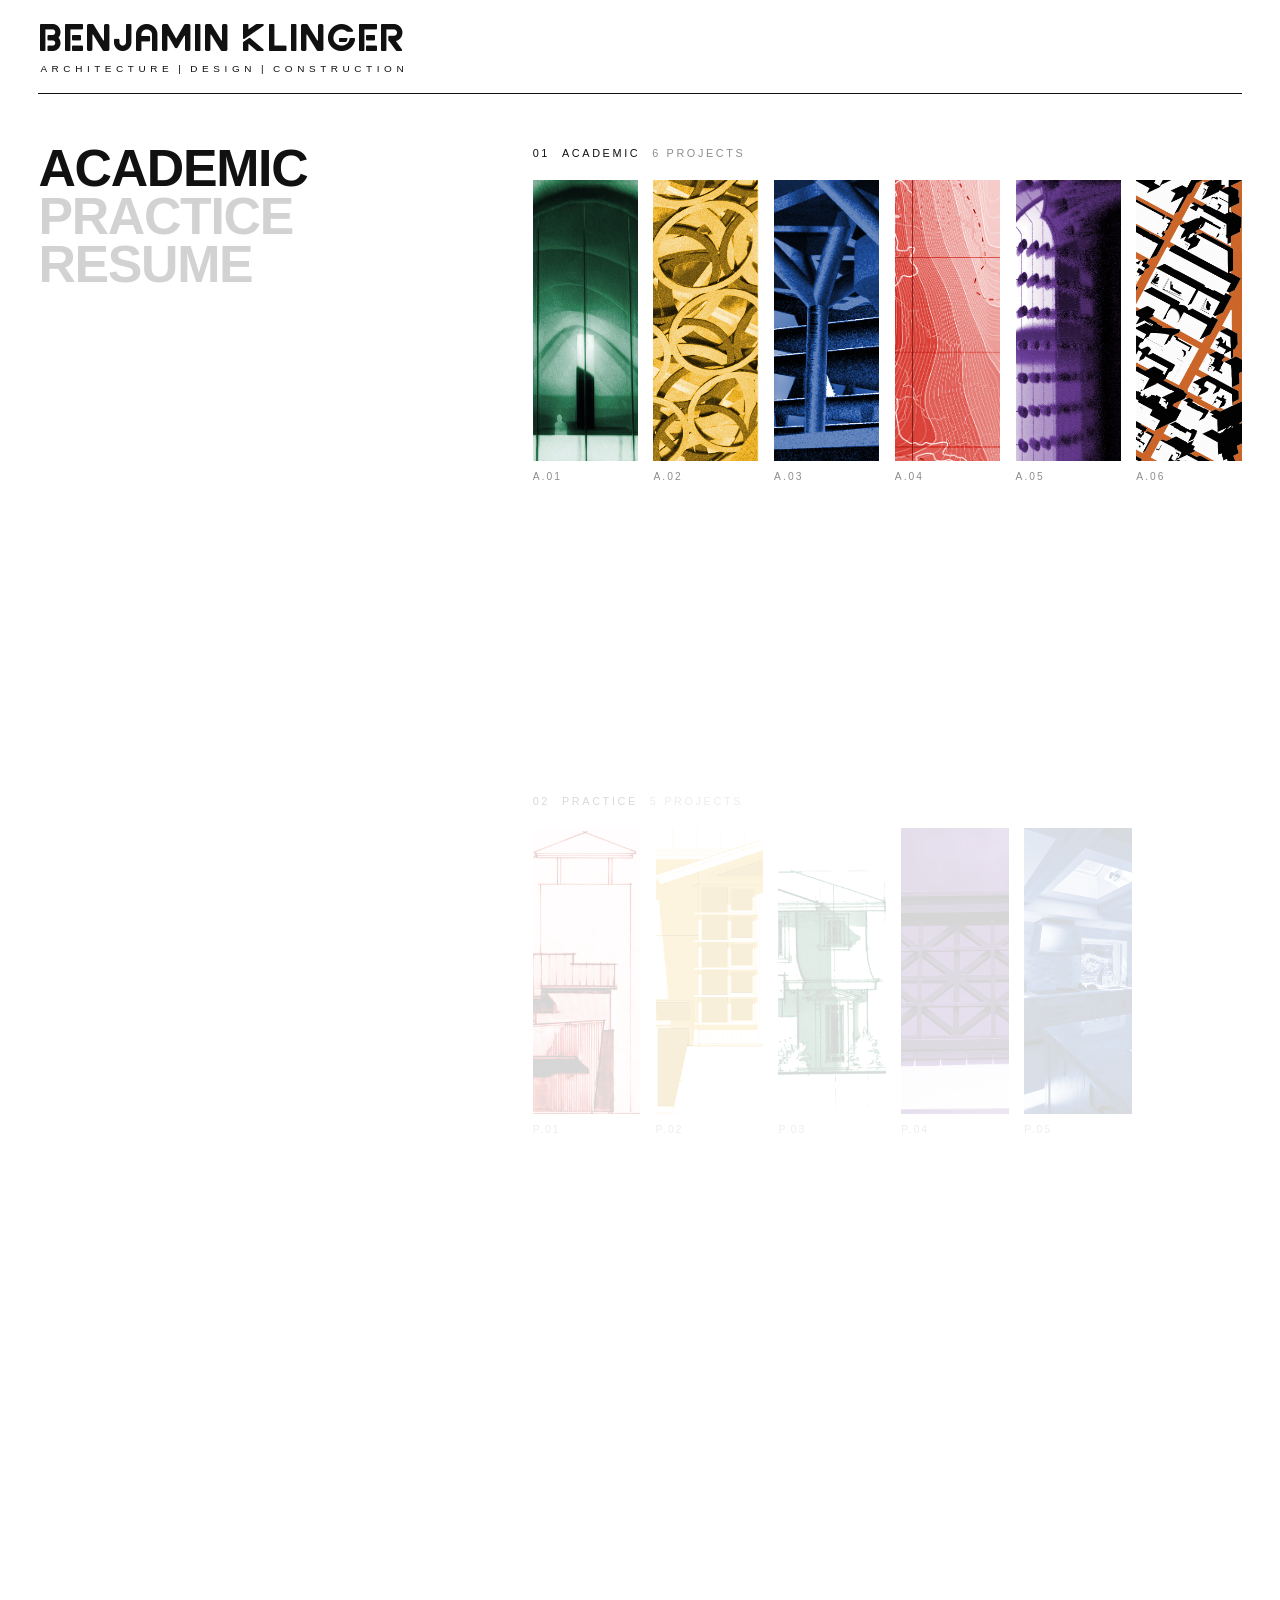
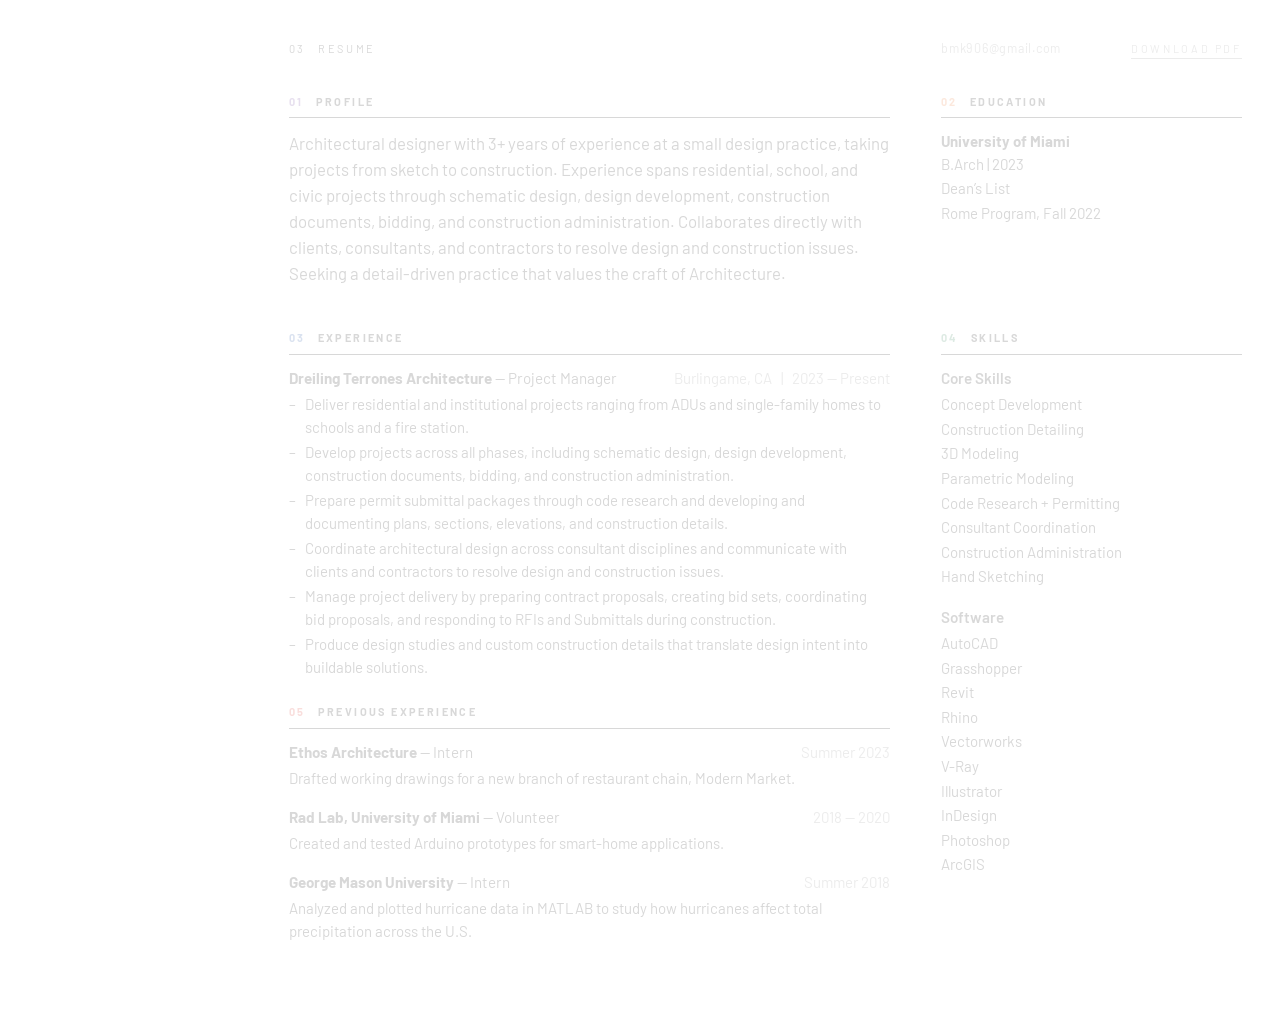
<file: index.html>
<!doctype html>
<html lang="en">
<head>
  <meta charset="utf-8">
  <meta name="viewport" content="width=device-width, initial-scale=1">
  <!-- unlisted: keeps the site out of search results (shared by link only); delete to make it findable -->
  <meta name="robots" content="noindex">
  <script>
    // Browsers without cross-page View Transitions (e.g. Firefox): if we just came from
    // another page, draw the menu at that page's size from the first frame (see main.js)
    try {
      var s = JSON.parse(sessionStorage.getItem("menuSizeOnLeave"));
      if (s && Date.now() - s.at < 10000 && !("PageRevealEvent" in window) && matchMedia("(min-width: 761px)").matches) {
        document.documentElement.classList.add("menu-entering");
        document.documentElement.style.setProperty("--menu-enter-size", s.size + "px");
      }
    } catch (e) {}
  </script>
  <!-- this title + the og: tags are what link previews show; main.js swaps the tab title after load -->
  <title>Benjamin Klinger - Design</title>
  <meta property="og:title" content="Benjamin Klinger - Design">
  <meta property="og:description" content="Architecture portfolio of Benjamin Klinger.">
  <meta property="og:type" content="website">
  <meta property="og:url" content="https://benjaminklinger.com/">
  <meta property="og:image" content="https://benjaminklinger.com/assets/img/og-image.png?v=1">
  <meta property="og:image:width" content="1200">
  <meta property="og:image:height" content="1200">
  <meta property="og:image:type" content="image/png">
  <meta property="og:image:alt" content="BK monogram">
  <meta name="twitter:card" content="summary">
  <link rel="icon" href="assets/img/favicon.svg" type="image/svg+xml">
  <link rel="icon" href="assets/img/favicon-32.png" sizes="32x32" type="image/png">
  <link rel="apple-touch-icon" href="assets/img/apple-touch-icon.png">
  <meta name="description" content="Portfolio of Benjamin Klinger, architectural designer.">
  <link rel="stylesheet" href="css/style.css?v=101">
</head>
<body data-page="index">

  <header class="site-header">
    <div class="brand">
      <a class="name" href="index.html">Benjamin Klinger</a>
      <p class="tagline">Architecture<span>|</span>Design<span>|</span>Construction</p>
    </div>
  </header>

  <main class="layout">
    <nav class="menu" aria-label="Primary">
      <ul>
        <li><a href="index.html#academic" data-target="academic">Academic</a></li>
        <li><a href="index.html#practice" data-target="practice">Practice</a></li>
        <li><a href="index.html#resume" data-target="resume">Resume</a></li>
      </ul>
    </nav>

    <div>
      <div id="categories"></div>

      <section class="category resume" id="resume" aria-labelledby="resume-label">
        <div class="resume-top">
          <h2 class="category-head" id="resume-label">
            <span>03</span>
            <span>Resume</span>
          </h2>
          <p class="resume-links eyebrow">
            <a class="resume-email" href="mailto:bmk906@gmail.com">bmk906@gmail.com</a>
            <a class="text-link" href="assets/Benjamin-Klinger-Resume.pdf" download="Benjamin-Klinger-Resume.pdf">Download PDF</a>
          </p>
        </div>

        <!-- Rows of [main column | side column]. Desktop: each block has a numbered head
             (colored number, bar, title on a rule) like the PDF resume; mobile: plain heads and rules -->
        <div class="resume-body">
          <div class="resume-row">
            <section class="resume-block">
              <h3 class="rhead" style="--c:#D8342A"><span class="rnum">01</span><span class="rttl">Profile</span></h3>
              <p class="resume-profile">Architectural designer with 3+ years of experience at a small design practice, taking projects from sketch to construction. Experience spans residential, school, and civic projects through schematic design, design development, construction documents, bidding, and construction administration. Collaborates directly with clients, consultants, and contractors to resolve design and construction issues. Seeking a detail-driven practice that values the craft of Architecture.</p>
            </section>

            <section class="resume-block">
              <h3 class="rhead" style="--c:#1E4FA0"><span class="rnum">02</span><span class="rttl">Education</span></h3>
              <ul class="plain-list edu-list">
                <!-- desktop: school, then "B.Arch | 2023" below; mobile: logo, rule, then the details -->
                <li class="edu-school">
                  <img class="edu-logo" src="assets/img/um-logo.png" alt="University of Miami logo">
                  <strong>University of Miami</strong>
                  <span class="edu-line"><span class="edu-degree">B.Arch</span> <span class="edu-sep">|</span> <span class="edu-year">2023</span></span>
                </li>
                <li>Dean’s List</li>
                <li>Rome Program, Fall 2022</li>
              </ul>
            </section>
          </div>

          <!-- desktop: skills/software span the full height on the right, so Previous
               Experience follows Experience directly; mobile: stacks in this order -->
          <div class="resume-row resume-row--split">
            <section class="resume-block resume-exp">
              <h3 class="rhead" style="--c:#2F7D52"><span class="rnum">03</span><span class="rttl">Experience</span></h3>
              <div class="entry">
                <div class="entry-head">
                  <h4>Dreiling Terrones Architecture <span class="entry-title">— Project Manager</span></h4>
                  <p class="entry-role">Burlingame, CA <span class="sep">|</span> 2023 — Present</p>
                </div>
                <ul>
                  <li>Deliver residential and institutional projects ranging from ADUs and single-family homes to schools and a fire station.</li>
                  <li>Develop projects across all phases, including schematic design, design development, construction documents, bidding, and construction administration.</li>
                  <li>Prepare permit submittal packages through code research and developing and documenting plans, sections, elevations, and construction details.</li>
                  <li>Coordinate architectural design across consultant disciplines and communicate with clients and contractors to resolve design and construction issues.</li>
                  <li>Manage project delivery by preparing contract proposals, creating bid sets, coordinating bid proposals, and responding to RFIs and Submittals during construction.</li>
                  <li>Produce design studies and custom construction details that translate design intent into buildable solutions.</li>
                </ul>
              </div>
            </section>

            <section class="resume-block resume-side">
              <h3 class="rhead rhead-desk" style="--c:#E8732E"><span class="rnum">04</span><span class="rttl">Skills</span></h3>
              <h3 class="skill-sub">Core Skills</h3>
              <ul class="plain-list flow-list">
                <li>Concept Development</li>
                <li>Construction Detailing</li>
                <li>3D Modeling</li>
                <li>Parametric Modeling</li>
                <li>Code Research + Permitting</li>
                <li>Consultant Coordination</li>
                <li>Construction Administration</li>
                <li>Hand Sketching</li>
              </ul>

              <h3 class="resume-subhead skill-sub">Software</h3>
              <ul class="plain-list flow-list">
                <li>AutoCAD</li>
                <li>Grasshopper</li>
                <li>Revit</li>
                <li>Rhino</li>
                <li>Vectorworks</li>
                <li>V-Ray</li>
                <li>Illustrator</li>
                <li>InDesign</li>
                <li>Photoshop</li>
                <li>ArcGIS</li>
              </ul>
            </section>

            <section class="resume-block resume-prev">
              <h3 class="rhead" style="--c:#6A3D9A"><span class="rnum">05</span><span class="rttl">Previous Experience</span></h3>
              <div class="entry">
                <div class="entry-head">
                  <h4>Ethos Architecture <span class="entry-title">— Intern</span></h4>
                  <p class="entry-role">Summer 2023</p>
                </div>
                <p>Drafted working drawings for a new branch of restaurant chain, Modern Market.</p>
              </div>
              <div class="entry">
                <div class="entry-head">
                  <h4>Rad Lab, University of Miami <span class="entry-title">— Volunteer</span></h4>
                  <p class="entry-role">2018 — 2020</p>
                </div>
                <p>Created and tested Arduino prototypes for smart-home applications.</p>
              </div>
              <div class="entry">
                <div class="entry-head">
                  <h4>George Mason University <span class="entry-title">— Intern</span></h4>
                  <p class="entry-role">Summer 2018</p>
                </div>
                <p>Analyzed and plotted hurricane data in MATLAB to study how hurricanes affect total precipitation across the U.S.</p>
              </div>
            </section>
          </div>
        </div>
      </section>
    </div>
  </main>

  <script src="js/projects.js?v=111"></script>
  <script src="js/main.js?v=97"></script>
</body>
</html>
</file>
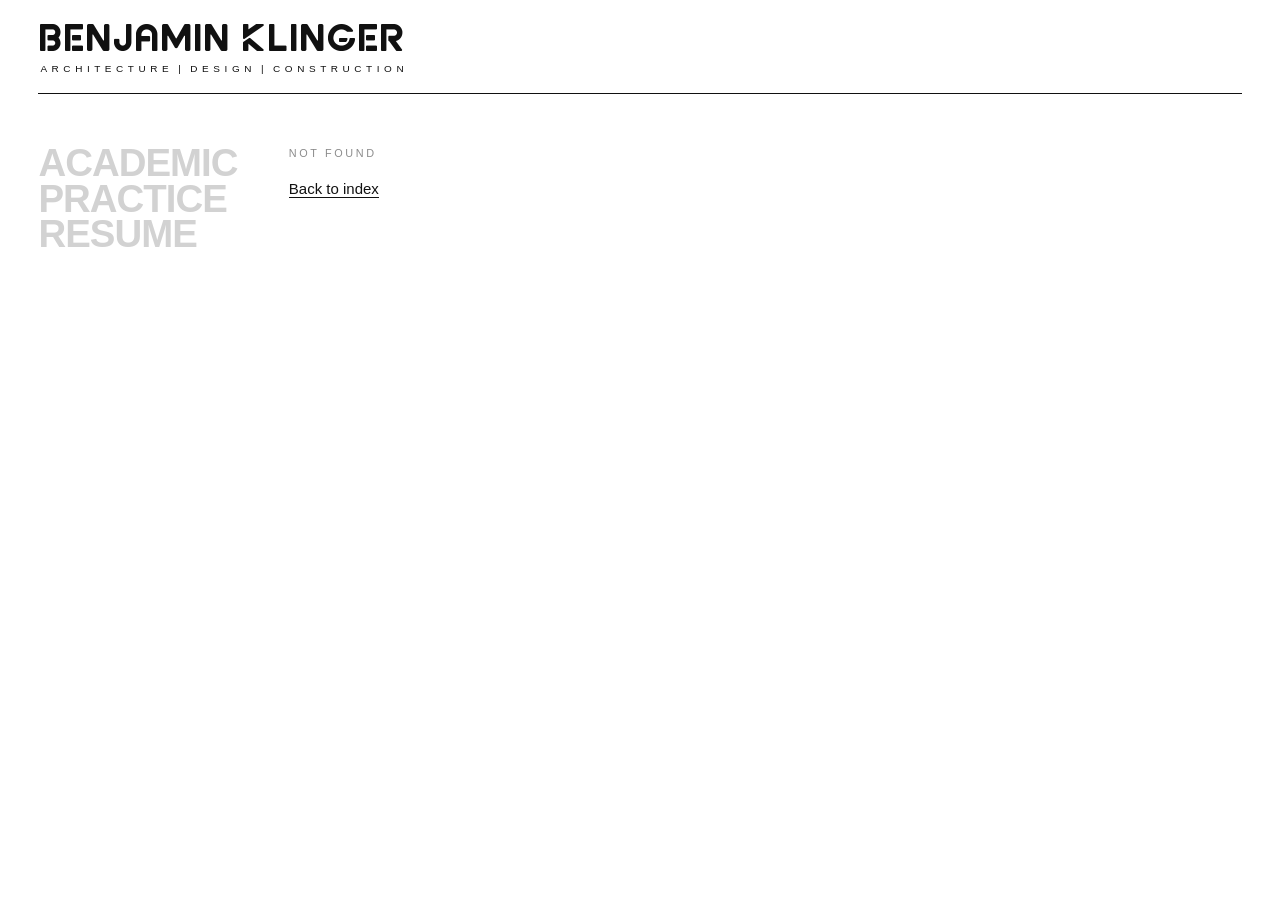
<file: project.html>
<!doctype html>
<html lang="en">
<head>
  <meta charset="utf-8">
  <meta name="viewport" content="width=device-width, initial-scale=1">
  <!-- unlisted: keeps the site out of search results (shared by link only); delete to make it findable -->
  <meta name="robots" content="noindex">
  <script>
    // Browsers without cross-page View Transitions (e.g. Firefox): if we just came from
    // another page, draw the menu at that page's size from the first frame (see main.js)
    try {
      var s = JSON.parse(sessionStorage.getItem("menuSizeOnLeave"));
      if (s && Date.now() - s.at < 10000 && !("PageRevealEvent" in window) && matchMedia("(min-width: 761px)").matches) {
        document.documentElement.classList.add("menu-entering");
        document.documentElement.style.setProperty("--menu-enter-size", s.size + "px");
      }
    } catch (e) {}
  </script>
  <!-- this title + the og: tags are what link previews show; main.js swaps the tab title after load -->
  <title>Benjamin Klinger - Design</title>
  <meta property="og:title" content="Benjamin Klinger - Design">
  <meta property="og:description" content="Architecture portfolio of Benjamin Klinger.">
  <meta property="og:type" content="website">
  <meta property="og:url" content="https://benjaminklinger.com/">
  <meta property="og:image" content="https://benjaminklinger.com/assets/img/og-image.png?v=1">
  <meta property="og:image:width" content="1200">
  <meta property="og:image:height" content="1200">
  <meta property="og:image:type" content="image/png">
  <meta property="og:image:alt" content="BK monogram">
  <meta name="twitter:card" content="summary">
  <link rel="icon" href="assets/img/favicon.svg" type="image/svg+xml">
  <link rel="icon" href="assets/img/favicon-32.png" sizes="32x32" type="image/png">
  <link rel="apple-touch-icon" href="assets/img/apple-touch-icon.png">
  <link rel="stylesheet" href="css/style.css?v=101">
</head>
<body data-page="project">

  <header class="site-header">
    <div class="brand">
      <a class="name" href="index.html">Benjamin Klinger</a>
      <p class="tagline">Architecture<span>|</span>Design<span>|</span>Construction</p>
    </div>
  </header>

  <main class="layout">
    <nav class="menu" aria-label="Primary">
      <ul>
        <li><a href="index.html#academic" data-target="academic">Academic</a></li>
        <li><a href="index.html#practice" data-target="practice">Practice</a></li>
        <li><a href="index.html#resume" data-target="resume">Resume</a></li>
      </ul>
    </nav>

    <article class="project" id="project"></article>
  </main>

  <script src="js/projects.js?v=111"></script>
  <script src="js/main.js?v=97"></script>
</body>
</html>
</file>
<file: css/style.css>
/* ---------- Fonts ---------- */

@font-face {
  font-family: "Bauhaus95";
  src: url("../assets/fonts/Bauhaus95-Regular.woff2") format("woff2"),
    url("../assets/fonts/Bauhaus95-Regular.woff") format("woff");
  font-weight: 400;
  font-style: normal;
  font-display: swap;
}

/* Barlow: the resume face (desktop), matching the PDF resume. OFL, see assets/fonts/OFL.txt */
@font-face {
  font-family: "Barlow";
  src: url("../assets/fonts/Barlow-Regular.ttf") format("truetype");
  font-weight: 400;
  font-display: swap;
}
@font-face {
  font-family: "Barlow";
  src: url("../assets/fonts/Barlow-SemiBold.ttf") format("truetype");
  font-weight: 600;
  font-display: swap;
}
@font-face {
  font-family: "Barlow";
  src: url("../assets/fonts/Barlow-Bold.ttf") format("truetype");
  font-weight: 700;
  font-display: swap;
}

/* ---------- Tokens ---------- */

:root {
  --ink: #111;
  --paper: #fff;
  --mute: #8c8c8c;
  --faint: #d2d2d2;
  --font: Arial, Helvetica, sans-serif;
  --display: "Bauhaus95", var(--font);
  --gutter: clamp(16px, 3vw, 44px);
  --top: clamp(28px, 4vw, 56px);
  --strip-w: clamp(92px, 8.4vw, 132px);
  --strip-gap: clamp(10px, 1.2vw, 18px);
  --header-h: 0px; /* set by main.js on desktop, where the header is sticky */
}

/* ---------- Base ---------- */

*,
*::before,
*::after {
  box-sizing: border-box;
}

html {
  scroll-behavior: smooth;
}

@media (prefers-reduced-motion: reduce) {
  html {
    scroll-behavior: auto;
  }
  *,
  *::before,
  *::after {
    transition: none !important;
  }
}

/* desktop: text scales gently with screen width, so wide screens (e.g. MacBooks)
   keep the same proportions as a laptop. 16px at 1280px wide, up to 20px. */
@media (min-width: 761px) {
  html {
    font-size: clamp(16px, calc(10px + 0.47vw), 20px);
  }
}

body {
  margin: 0;
  padding-inline: var(--gutter);
  background: var(--paper);
  color: var(--ink);
  font-family: var(--font);
  font-size: 0.9375rem; /* 15px at the default size; grows with the desktop root size above */
  line-height: 1.5;
  -webkit-font-smoothing: antialiased;
  text-rendering: optimizeLegibility;
}

a {
  color: inherit;
  text-decoration: none;
}

img {
  max-width: 100%;
}

:focus-visible {
  outline: 2px solid var(--ink);
  outline-offset: 3px;
}

.eyebrow {
  margin: 0 0 1rem;
  font-size: 0.68rem;
  font-weight: 500;
  letter-spacing: 0.24em;
  text-transform: uppercase;
  color: var(--mute);
}

/* project page: the code (A.01) in the project's colour */
.project-code {
  color: var(--tint, inherit);
  font-weight: 700;
}

.text-link {
  border-bottom: 1px solid currentColor;
}

/* ---------- Page transitions ----------
   Between pages the header holds still, the menu glides/resizes into its
   new position, and the rest of the page fades. Browsers without support
   simply navigate as normal. */

@media (min-width: 761px) {
  @view-transition {
    navigation: auto;
  }
}

.site-header {
  view-transition-name: site-header;
}

.menu {
  view-transition-name: menu;
}

::view-transition-group(menu) {
  animation-duration: 0.5s;
  animation-timing-function: cubic-bezier(0.25, 0.8, 0.25, 1);
}

::view-transition-old(root) {
  animation: 0.2s ease-out both page-out;
}

::view-transition-new(root) {
  animation: 0.4s cubic-bezier(0.25, 0.8, 0.25, 1) 0.1s both page-in;
}

@keyframes page-out {
  to {
    opacity: 0;
  }
}

@keyframes page-in {
  from {
    opacity: 0;
    transform: translateY(10px);
  }
}

/* Same effect for browsers without cross-page View Transitions (e.g. Firefox).
   menu-entering: set in <head> before first paint; draws the menu at the previous
   page's size and holds the content back. main.js then swaps to a scale animation. */
html.menu-entering .menu a {
  font-size: var(--menu-enter-size) !important;
}

html.menu-entering .layout > :not(.menu) {
  opacity: 0;
}

.menu.menu-scaling {
  transform-origin: 0 0;
  transition: transform 0.5s cubic-bezier(0.25, 0.8, 0.25, 1);
  will-change: transform;
}

.page-enter .layout > :not(.menu) {
  animation: 0.4s cubic-bezier(0.25, 0.8, 0.25, 1) 0.1s both page-in;
}

@media (prefers-reduced-motion: reduce) {
  ::view-transition-group(*),
  ::view-transition-old(*),
  ::view-transition-new(*) {
    animation: none !important;
  }
}

/* ---------- Header ---------- */

.site-header {
  padding-block: clamp(11px, 1.5vw, 19px) 16px;
  border-bottom: 1px solid var(--ink);
}

/* desktop, home page: header stays pinned while browsing projects, then slides up
   out of view on the way to the resume, in step with the menu shrinking
   (--header-hide, 0 → 1, set by main.js; trails the menu shrink slightly).
   Project pages: header scrolls away. */
@media (min-width: 761px) {
  body[data-page="index"] .site-header {
    position: sticky;
    top: 0;
    z-index: 20;
    background: var(--paper);
    transform: translateY(calc(-100% * var(--header-hide, 0)));
  }

  /* menu click: the header slides with the same timing as the menu resize */
  html.is-resizing .site-header {
    transition: transform 0.5s cubic-bezier(0.25, 0.8, 0.25, 1);
  }
}

.name {
  display: block;
  margin: 0 0 0.3rem;
  font-family: var(--display);
  font-size: clamp(1.6rem, 3vw, 2.6rem);
  font-weight: 400;
  text-transform: uppercase;
  line-height: 1;
}

/* letter-spacing is set by main.js so the tagline spans the name exactly */
.tagline {
  margin: 0;
  font-size: clamp(0.6rem, 0.78vw, 0.74rem);
  font-weight: 500;
  letter-spacing: 0.2em;
  text-transform: uppercase;
  white-space: nowrap;
}

.tagline span {
  margin-inline: 0.5em;
}

/* ---------- Two-column layout ---------- */

.layout {
  display: grid;
  grid-template-columns: minmax(0, 5fr) minmax(0, 8fr);
  column-gap: clamp(24px, 4vw, 72px);
  padding-top: var(--top);
}

/* box hugs the words, so between pages the menu scales evenly instead of stretching */
.menu {
  position: sticky;
  /* below the pinned header; moves up as the header slides away (home page) */
  top: calc(var(--header-h) * (1 - var(--header-hide, 0)) + var(--top));
  align-self: start;
  justify-self: start;
  width: max-content;
  transform-origin: 0 0; /* the Firefox page-change animation scales from the top-left */
}

.menu ul {
  margin: 0;
  padding: 0;
  list-style: none;
}

.menu a {
  display: block; /* height comes from the word alone, so it scales with font-size */
  /* 1.35 × the name, easing down to the name's size as --menu-shrink goes 0 → 1
     (set by main.js on the home page as you scroll toward the resume) */
  font-size: calc(clamp(2.16rem, 4.05vw, 3.51rem) * (1 - (1 - 1 / 1.35) * var(--menu-shrink, 0)));
  font-weight: 700;
  letter-spacing: -0.025em;
  line-height: 0.92;
  text-transform: uppercase;
  color: var(--faint);
  transition: color 0.25s;
}

.menu a:hover,
.menu a.is-active {
  color: var(--ink);
}

/* menu click on the home page: size change matches the page-transition timing */
.menu.is-resizing a {
  transition: color 0.25s, font-size 0.5s cubic-bezier(0.25, 0.8, 0.25, 1);
}

.menu.is-resizing {
  transition: top 0.5s cubic-bezier(0.25, 0.8, 0.25, 1);
}

/* desktop project pages: smaller menu in a narrower column, so the project gets the room */
@media (min-width: 761px) {
  body[data-page="project"] .layout {
    grid-template-columns: max-content minmax(0, 1fr);
  }

  body[data-page="project"] .menu a {
    font-size: clamp(1.6rem, 3vw, 2.6rem); /* same as the name */
  }
}

/* ---------- Home: categories + strips ---------- */

.category {
  min-height: 72vh;
  scroll-margin-top: calc(var(--header-h) + var(--top));
  transition: opacity 0.45s;
}

.category.is-dim {
  opacity: 0.16;
}

.category.is-dim:hover {
  opacity: 0.4;
}

.category-head {
  display: flex;
  gap: 1.1em;
  align-items: baseline;
  margin: 0 0 18px;
  font-size: 0.68rem;
  font-weight: 500;
  letter-spacing: 0.24em;
  text-transform: uppercase;
}

.category-count {
  color: var(--mute);
}

.strips {
  display: flex;
  flex-wrap: nowrap;
  gap: var(--strip-gap);
  margin: 0;
  padding: 0;
  list-style: none;
}

/* strips stay on one row, narrowing slightly if a category has many projects */
.strips li {
  flex: 0 1 var(--strip-w);
  min-width: 0;
}

.strip {
  display: block;
  width: 100%;
}

.strip-frame {
  position: relative;
  display: block;
  aspect-ratio: 3 / 8;
  overflow: hidden;
  background: #eee;
}

.strip-frame img {
  display: block;
  width: 100%;
  height: 100%;
  object-fit: cover;
  transition: filter 0.35s;
}

/* colour laid over a black-and-white strip; fades out on hover so the grey
   hover state and title read as before */
.strip-frame {
  isolation: isolate; /* blend only with the strip image */
}

/* stripWash: white paper taken down to a light grey under the tint, so a line drawing
   reads as a field of colour like the renders (fades with the tint on hover) */
.strip-wash {
  position: absolute;
  inset: 0;
  background: #c6c6c6;
  mix-blend-mode: multiply;
  pointer-events: none;
  transition: opacity 0.35s;
}

.strip-tint {
  position: absolute;
  inset: 0;
  background: var(--tint);
  mix-blend-mode: overlay;
  pointer-events: none;
  transition: opacity 0.35s;
}

/* stripMask: a flat colour on part of the image only (e.g. a site plan's roads) */
.strip-tint--mask {
  mix-blend-mode: multiply;
  -webkit-mask-size: cover;
  mask-size: cover;
  -webkit-mask-repeat: no-repeat;
  mask-repeat: no-repeat;
}

@media (hover: hover) and (pointer: fine) {
  .strip:hover .strip-tint,
  .strip:hover .strip-wash {
    opacity: 0;
  }
}

.strip:focus-visible .strip-tint,
.strip:focus-visible .strip-wash {
  opacity: 0;
}

.strip-title {
  position: absolute;
  inset: 0;
  display: flex;
  align-items: center;
  justify-content: center;
  padding: 14px 0;
  writing-mode: vertical-rl;
  transform: rotate(180deg); /* read bottom-to-top */
  background: rgba(255, 255, 255, 0.6);
  font-size: 0.78rem;
  font-weight: 700;
  letter-spacing: 0.2em;
  text-transform: uppercase;
  text-align: center;
  opacity: 0;
  transition: opacity 0.3s;
}

.strip-caption {
  display: none;
}

.strip-code {
  display: block;
  margin-top: 8px;
  font-size: 0.64rem;
  letter-spacing: 0.2em;
  color: var(--mute);
}

@media (hover: hover) and (pointer: fine) {
  .strip:hover img {
    filter: grayscale(1) contrast(0.85) brightness(1.08);
  }
  .strip:hover .strip-title {
    opacity: 1;
  }
}

.strip:focus-visible img {
  filter: grayscale(1) contrast(0.85) brightness(1.08);
}

.strip:focus-visible .strip-title {
  opacity: 1;
}

/* ---------- Project page ---------- */

.project {
  padding-bottom: 64px;
}

.project-head h1 {
  margin: 0;
  padding-bottom: clamp(20px, 2.5vw, 32px);
  border-bottom: 1px solid var(--ink); /* full-width rule above the details */
  font-size: clamp(2rem, 4.2vw, 3.6rem);
  font-weight: 700;
  letter-spacing: -0.025em;
  line-height: 0.95;
  text-transform: uppercase;
}

.meta {
  display: grid;
  grid-template-columns: repeat(auto-fit, minmax(130px, 1fr));
  gap: 14px 24px;
  margin: 0 0 28px;
  padding-top: 14px;
}

/* desktop: details span exactly the paragraph's width — first item at the left
   edge, last item's right edge on the paragraph's right edge. Same font size and
   ch limit as .lede, so the widths match. */
@media (min-width: 761px) {
  .meta {
    display: flex;
    justify-content: space-between;
    max-width: 75ch;
    font-size: 1.05rem;
  }

  .meta dd {
    font-size: 0.9375rem;
  }
}

.meta dt {
  font-size: 0.64rem;
  letter-spacing: 0.2em;
  text-transform: uppercase;
  color: var(--mute);
}

.meta dd {
  margin: 2px 0 0;
  font-weight: 500;
}

.lede {
  max-width: 75ch; /* readable line length */
  margin: 0 0 clamp(32px, 4vw, 56px);
  font-size: 1.05rem;
  line-height: 1.6;
}

.lede p {
  margin: 0;
}

.lede p + p {
  margin-top: 1em;
}

/* desktop: a square site plan crop beside the description (besideText), its right edge
   on the gallery's right edge and its top level with the description's first line;
   the details row above spreads to the same right edge */
.head-beside {
  display: none;
}

@media (min-width: 761px) {
  .project-head.has-beside {
    display: grid;
    /* text column as wide as the description's own 75ch limit; the crop gets the rest */
    grid-template-columns: auto minmax(200px, 1fr);
    column-gap: clamp(24px, 3vw, 48px);
  }

  .project-head.has-beside > .eyebrow,
  .project-head.has-beside > h1,
  .project-head.has-beside > .meta {
    grid-column: 1 / -1;
  }

  /* four or more details (e.g. with collaborators): the last one ends on the site
     plan's right edge; three stay at the description's width */
  .project-head.has-beside > .meta--long {
    max-width: none;
  }

  .project-head.has-beside .lede {
    grid-column: 1;
  }

  .head-beside {
    display: block;
    grid-column: 2;
    grid-row: 4;
    align-self: start;
    justify-self: end;
    width: 100%;
    max-width: 260px;
    /* top level with the first line's capitals (half its leading below the line box) */
    margin: 0.42em 0 clamp(32px, 4vw, 56px);
    font-size: 1.05rem; /* so the em above matches the description's */
  }

  .head-beside img {
    display: block;
    width: 100%;
    height: auto;
  }

  .head-beside figcaption {
    margin-top: 3px;
    line-height: 1.25;
    font-size: 0.72rem;
    letter-spacing: 0.06em;
    color: var(--mute);
  }
}

/* mobile: the description collapses to a few lines that fade out (see wireReadMore) */
.lede-more {
  display: block;
  margin: 10px 0 clamp(32px, 4vw, 56px);
  padding: 4px 0;
  border: 0;
  background: none;
  color: var(--ink);
  font: inherit;
  font-size: 0.66rem;
  font-weight: 700;
  letter-spacing: 0.2em;
  text-transform: uppercase;
  cursor: pointer;
}

.lede-more[hidden] {
  display: none;
}

.lede.is-collapsed,
.lede.is-open {
  margin-bottom: 0; /* the button keeps the space before the gallery */
}

.lede.is-collapsed {
  position: relative;
  max-height: calc(1.6em * 7); /* seven lines */
  overflow: hidden;
}

.lede.is-collapsed::after {
  content: "";
  position: absolute;
  inset: auto 0 0;
  height: 3.2em;
  background: linear-gradient(rgba(255, 255, 255, 0), var(--paper));
}

.gallery figure {
  margin: 0 0 clamp(20px, 2.5vw, 36px);
}

.gallery img {
  display: block;
  width: 100%;
  height: auto;
}

.gallery figcaption {
  margin-top: 3px; /* close to the image, not touching */
  line-height: 1.25;
  font-size: 0.72rem;
  letter-spacing: 0.06em;
  color: var(--mute);
}

/* image groups (see projects.js) */
.gallery-stack .gallery-group,
.gallery-bands .gallery-group {
  display: grid;
  gap: var(--group-gap, 0); /* default no gap: related drawings read as one */
}

/* 3 × 3 study matrices, on mobile too */
.gallery-matrix .gallery-group {
  display: grid;
  grid-template-columns: repeat(3, minmax(0, 1fr));
  gap: clamp(4px, 0.5vw, 8px);
}

/* side by side at equal heights: each takes width in proportion to its ratio.
   aside: one image on the left, a column of images on the right. */
.gallery-row .gallery-group,
.gallery-aside .gallery-group {
  display: flex;
  align-items: flex-start;
  gap: var(--group-gap, clamp(8px, 1vw, 14px));
}

/* a row can be capped (maxWidth) so a small source isn't blown up */
.gallery-row .gallery-group {
  max-width: var(--group-max, none);
}

/* pan (mobile): an enlarged image to swipe across, matching the slide in view above */
.pan-view {
  display: flex;
  align-items: flex-end; /* drawings sit on the bottom, so the ground line holds still */
  aspect-ratio: calc(var(--pan-ratio, 3) / var(--zoom, 2.5)); /* the tallest image: no height jump between views */
  overflow-x: auto;
  overscroll-behavior-x: contain;
}

.gallery .pan-img {
  display: none;
  flex: none;
  width: calc(var(--zoom, 2.5) * 100%);
  max-width: none;
}

.gallery .pan-img.is-active {
  display: block;
}

/* spaceBefore: extra room above a new set of drawings (plans, elevations, details) */
.gallery .is-spaced {
  margin-top: clamp(32px, 4.5vw, 72px);
}

.gallery .is-spaced-half {
  margin-top: clamp(16px, 2.2vw, 36px);
}

.gallery .is-spaced-large {
  margin-top: clamp(56px, 7vw, 112px);
}

/* roomy (desktop): more space between drawings on a long project page */
@media (min-width: 761px) {
  .gallery.is-roomy figure {
    margin-bottom: clamp(36px, 4.5vw, 64px);
  }
}

/* spaceAfter "large": more room below a set (after the roomy rule, so it wins) */
.gallery figure.is-after-large {
  margin-bottom: clamp(92px, 11.5vw, 176px);
}

.gallery figure.is-after-medium {
  margin-bottom: clamp(76px, 9.5vw, 146px);
}

/* side index (desktop): the page's parts listed under the menu */
.project-index {
  position: fixed;
  left: var(--gutter);
  z-index: 14;
}

.project-index ol {
  margin: 0;
  padding: 0;
  list-style: none;
}

.project-index a {
  display: block; /* stacked tight, like the menu and the level selectors */
  font-size: 0.72rem;
  line-height: 1.25;
  font-weight: 700;
  letter-spacing: 0.08em;
  text-transform: uppercase;
  color: var(--faint);
  transition: color 0.2s;
}

.project-index .is-sub a {
  padding-left: 1.1em;
  font-weight: 400;
}

.project-index a:hover,
.project-index a.is-active {
  color: var(--ink);
}

/* place: images at set offsets and widths, tops aligned */
.gallery-place .gallery-group {
  display: flex;
  align-items: flex-start;
}

.place-item {
  flex: none;
}

.gallery-row .gallery-item,
.gallery-aside .gallery-group > .gallery-item,
.gallery-col {
  flex: var(--r, 1) 1 0;
  min-width: 0;
}

.gallery-col {
  display: grid;
  gap: clamp(12px, 1.5vw, 24px);
}

/* aside: both sides end level; the single image's caption drops to the bottom so it
   lines up with the last caption in the column */
.gallery-aside .gallery-group {
  align-items: var(--group-align, stretch);
}

.gallery-aside .gallery-group > .gallery-item {
  display: flex;
  flex-direction: column;
}

.gallery-aside .gallery-group > .gallery-item > .item-caption {
  margin-top: auto;
  padding-top: 3px;
}

.gallery-aside.is-reverse .gallery-group {
  flex-direction: row-reverse;
}

/* section break with an optional short description under it */
.gallery-section {
  margin: clamp(40px, 6vw, 88px) 0 clamp(44px, 6.5vw, 96px);
}

.gallery-section .gallery-divider {
  margin: 0;
}

.divider-note {
  max-width: 75ch; /* same measure and alignment as the project description */
  margin: clamp(18px, 2vw, 28px) 0 0;
  font-size: 1.05rem;
  line-height: 1.6;
}

/* section break inside a project: a subheading between two full-width rules */
.gallery-divider {
  margin: clamp(40px, 6vw, 88px) 0 clamp(44px, 6.5vw, 96px);
  padding-block: clamp(16px, 2vw, 24px);
  border-block: 1px solid var(--ink);
  text-align: center;
}

.gallery-divider span {
  font-size: 0.78rem;
  font-weight: 700;
  letter-spacing: 0.24em;
  text-transform: uppercase;
}

/* carousel: one plan at a time between two small arrows; slides share one spot and
   cross-fade. Its level selector (.level-select) sits in the left sidebar. */
.carousel-body {
  display: flex;
  align-items: center;
  justify-content: center;
  gap: clamp(16px, 2.5vw, 40px);
}

.carousel-stage {
  display: grid;
  flex: 0 1 var(--stage-w, 68%);
  cursor: pointer;
}

/* arrowsOut: the image takes the full column and the arrows sit in the margins,
   centred in the page gutter */
.gallery-carousel.is-arrows-out .carousel-body {
  position: relative;
}

.gallery-carousel.is-arrows-out .carousel-stage {
  flex-basis: var(--stage-w, 100%); /* width: shrinks it, centred */
}

.gallery-carousel.is-arrows-out .carousel-arrow {
  position: absolute;
  top: 50%;
  padding: 8px;
  transform: translateY(-50%);
}

.gallery-carousel.is-arrows-out .carousel-arrow[data-step="-1"] {
  left: calc(-1 * (var(--gutter) / 2 + 20.5px));
}

.gallery-carousel.is-arrows-out .carousel-arrow[data-step="1"] {
  right: calc(-1 * (var(--gutter) / 2 + 20.5px));
}

.carousel-slide {
  grid-area: 1 / 1;
  opacity: 0;
  visibility: hidden;
  transition: opacity 0.35s, visibility 0.35s;
}

/* mobileSrc: the picture wrapper adds no box of its own */
picture {
  display: contents;
}

@media (max-width: 760px) {
  picture[style] img {
    aspect-ratio: var(--m-ratio) !important; /* the mobile file's shape, not the desktop one */
  }
}

.carousel-slide.is-active {
  opacity: 1;
  visibility: visible;
}

/* alignBottom: shorter slides sit on the bottom edge, so a drawing doesn't jump up */
.gallery-carousel.is-bottom .carousel-slide {
  align-self: end;
}

/* plans that open their level in a carousel (desktop) */
@media (min-width: 761px) {
  .opens-level img {
    cursor: pointer;
  }
}

.carousel-note {
  max-width: 60ch;
  margin: 2px 0 0;
  font-size: 0.66rem;
  letter-spacing: 0.02em;
  line-height: 1.45;
}

.carousel-dots {
  display: none; /* mobile only */
}

.mobile-only {
  display: none;
}

@media (max-width: 760px) {
  .mobile-only {
    display: block;
  }
}

.carousel-arrow {
  padding: 14px; /* generous click area */
  border: 0;
  background: none;
  color: var(--faint);
  cursor: pointer;
  transition: color 0.2s;
}

.carousel-arrow:hover,
.carousel-arrow:focus-visible {
  color: var(--ink);
}

.carousel-arrow svg {
  display: block;
  width: 25px;
  height: 30px;
  fill: currentColor;
}

.level-select {
  position: fixed;
  left: var(--gutter);
  z-index: 15;
  display: flex;
  flex-direction: column;
  align-items: flex-start;
  opacity: 0;
  visibility: hidden;
  transition: opacity 0.3s, visibility 0.3s;
}

.level-select.is-visible {
  opacity: 1;
  visibility: visible;
}

.level-select button {
  padding: 0;
  border: 0;
  background: none;
  font: inherit;
  font-size: clamp(0.8rem, 1.5vw, 1.3rem); /* half the project-page menu size */
  font-weight: 700;
  letter-spacing: -0.015em;
  line-height: 1.05;
  text-transform: uppercase;
  color: var(--faint);
  cursor: pointer;
  transition: color 0.2s;
}

.level-select button:hover,
.level-select button.is-active {
  color: var(--ink);
}

/* an image shown no larger than its source, so a low-res render stays crisp */
.gallery figure.is-native img {
  max-width: var(--native-w);
}

/* a short description under a caption */
.caption-note {
  display: block;
  max-width: 60ch;
  margin-top: 2px;
  font-size: 0.92em;
  letter-spacing: 0.02em;
  line-height: 1.45;
  color: var(--ink);
}

.gallery-bands img {
  aspect-ratio: var(--band-ratio);
  object-fit: cover;
  object-position: var(--band-focus);
}

.gallery-grid .gallery-group {
  display: grid;
  grid-template-columns: repeat(2, minmax(0, 1fr));
  gap: clamp(8px, 1vw, 14px);
}

.gallery-item {
  position: relative;
}

/* white labels set on a drawing's dark background */
.img-label {
  position: absolute;
  transform: translateY(-50%);
  color: #fff;
  font-size: clamp(0.5rem, 0.72vw, 0.68rem);
  font-family: Arial, Helvetica, sans-serif;
  font-weight: 700;
  letter-spacing: 0.16em;
  text-transform: uppercase;
  white-space: nowrap;
  pointer-events: none;
}

.img-label--center {
  transform: translate(-50%, -50%);
}

.img-label--dark {
  color: var(--ink); /* for labels on white drawings */
}

.item-caption {
  margin: 3px 0 0;
  line-height: 1.25;
  font-size: 0.72rem;
  letter-spacing: 0.06em;
  color: var(--mute);
}

.label-list {
  display: none;
}

@media (max-width: 760px) {
  .gallery-grid .gallery-group {
    grid-template-columns: minmax(0, 1fr);
  }

  .gallery-row .gallery-group,
  .gallery-aside .gallery-group {
    flex-direction: column;
  }

  .gallery-aside.is-reverse .gallery-group {
    flex-direction: column-reverse; /* the column comes first, as on desktop */
  }

  .gallery-row .gallery-item,
  .gallery-aside .gallery-group > .gallery-item,
  .gallery-col {
    flex: none;
    width: 100%;
  }

  /* mobileRow: stays side by side on phones, small but together */
  .gallery-row.is-mobile-row .gallery-group {
    flex-direction: row;
  }

  .gallery-row.is-mobile-row .gallery-item {
    flex: var(--r, 1) 1 0;
    width: auto;
  }

  .gallery-row.is-mobile-row .gallery-item img {
    width: 100%;
    max-height: none;
  }

  .hide-mobile {
    display: none;
  }

  .gallery .is-spaced {
    margin-top: 16px;
  }

  .gallery .is-spaced-half {
    margin-top: 8px;
  }

  .gallery .is-spaced-large {
    margin-top: 28px;
  }

  .gallery figure.is-after-large {
    margin-bottom: 44px;
  }

  .gallery figure.is-after-medium {
    margin-bottom: 36px;
  }

  .project-index {
    display: none;
  }

  /* swipe carousels: slides side by side, the next one peeking in so it reads as
     scrollable, with dots underneath */
  .gallery-carousel.is-swipe .carousel-stage {
    display: flex;
    gap: 12px;
    overflow-x: auto;
    scroll-snap-type: x mandatory;
    margin-inline: calc(-1 * var(--gutter));
    padding-inline: var(--gutter);
    scroll-padding-inline: var(--gutter);
    scrollbar-width: none;
  }

  .gallery-carousel.is-swipe .carousel-stage::-webkit-scrollbar {
    display: none;
  }

  .gallery-carousel.is-swipe .carousel-slide {
    flex: 0 0 var(--slide-w, 86%); /* mobileSlide sets a smaller share */
    scroll-snap-align: start;
  }

  .carousel-dots {
    display: flex;
    gap: 7px;
    margin-top: 10px;
  }

  .carousel-dots span {
    width: 6px;
    height: 6px;
    border-radius: 50%;
    background: var(--faint);
    transition: background 0.2s;
  }

  .carousel-dots span.is-active {
    background: var(--ink);
  }

  /* carousel: everything stacked with its caption; no tabs */
  .carousel-stage {
    gap: clamp(20px, 5vw, 32px);
    cursor: auto;
  }

  .carousel-slide {
    grid-area: auto;
    opacity: 1;
    visibility: visible;
  }

  .carousel-slide .item-caption {
    display: block;
  }

  .carousel-body {
    display: block;
  }

  .carousel-arrow,
  .level-select {
    display: none;
  }

  .gallery figure.is-native img {
    max-width: 100%; /* full width on phones */
  }

  /* tall drawings (e.g. a wall section) shouldn't run several screens long */
  .gallery-row .gallery-item img {
    width: auto;
    max-width: 100%;
    max-height: 80vh;
  }

  .img-label {
    display: none; /* listed under the group instead */
  }

  .img-label.img-label--keep {
    display: block; /* short map labels stay on the image */
    font-size: 0.55rem;
  }

  .label-list {
    display: block;
    margin: 4px 0 0;
    line-height: 1.35;
    padding: 0;
    list-style: none;
    font-size: 0.72rem;
    letter-spacing: 0.06em;
    color: var(--ink);
  }

  .label-list li + li {
    margin-top: 2px;
  }
}

.pager {
  display: grid;
  grid-template-columns: 1fr auto 1fr;
  gap: 16px;
  align-items: end;
  margin-top: 48px;
  padding-top: 14px;
  border-top: 1px solid var(--ink);
  font-size: 0.8rem;
  font-weight: 700;
  text-transform: uppercase;
  letter-spacing: 0.06em;
}

.pager a span {
  display: block;
  font-size: 0.62rem;
  font-weight: 500;
  letter-spacing: 0.22em;
  color: var(--mute);
}

.pager a:last-child {
  text-align: right;
}

.pager a:hover {
  color: var(--mute);
}

.pager-index {
  letter-spacing: 0.22em;
}

/* ---------- Resume ---------- */

/* extra space above keeps the resume mostly off screen while browsing projects */
.resume {
  margin-left: calc(-1 * var(--resume-pull, 0px)); /* widen leftward; set by main.js */
  margin-top: 22vh;
  padding-bottom: 64px;
  min-height: calc(100vh - 2 * var(--top));
  scroll-margin-top: var(--top); /* the header has slid away by the time the resume is active */
}

.resume-top {
  display: flex;
  justify-content: space-between;
  align-items: baseline;
  gap: 1rem;
}

.resume-top .eyebrow {
  margin: 0;
}

/* desktop: the header uses the resume rows' two columns, so the email starts on the
   Education column's left edge and Download PDF ends on its right edge */
@media (min-width: 761px) {
  .resume-top {
    display: grid;
    grid-template-columns: minmax(0, 2fr) minmax(0, 1fr);
    column-gap: clamp(32px, 4vw, 64px);
  }
}

/* email left, Download PDF right; the address stays lower case */
.resume-links {
  display: flex;
  flex-wrap: nowrap;
  align-items: baseline;
  justify-content: space-between;
  gap: 0 0.9em;
}

.resume-email {
  text-transform: none;
  letter-spacing: 0.06em;
  font-size: 0.78rem;
  border-bottom: 1px solid transparent;
}

.resume-email:hover,
.resume-email:focus-visible {
  border-bottom-color: currentColor;
}

/* mobile: "03 Resume" on its own line, then email left / Download PDF right */
@media (max-width: 760px) {
  .resume-top {
    flex-direction: column;
    align-items: stretch;
    gap: 0.9rem;
    padding-bottom: 14px; /* room between the Download PDF underline and the first rule */
  }

}

/* two columns, like the PDF: wide main column + narrow side column,
   in rows so each dividing rule runs under both */
.resume-row {
  display: grid;
  grid-template-columns: minmax(0, 2fr) minmax(0, 1fr);
  column-gap: clamp(32px, 4vw, 64px);
  border-top: 1px solid var(--ink);
}


/* desktop: skills/software span both rows on the right, so Previous Experience
   sits right under Experience (no rule) however long the side column is */
@media (min-width: 761px) {
  .resume-row--split {
    grid-template-areas:
      "exp  side"
      "prev side";
    grid-template-rows: auto 1fr;
  }
  .resume-exp {
    grid-area: exp;
  }
  .resume-side {
    grid-area: side;
  }
  .resume-row--split .resume-prev {
    grid-area: prev;
    padding-top: 0; /* outranks .resume-block below */
  }
}

.resume-block {
  padding-block: 18px 26px;
}

.resume-block h3 {
  margin: 0 0 12px;
  font-size: 0.68rem;
  font-weight: 700;
  letter-spacing: 0.22em;
  text-transform: uppercase;
}

.resume-block p {
  margin: 0;
  max-width: 68ch;
}

.resume-block .resume-subhead {
  margin-top: 28px;
}

.resume-profile {
  font-size: 1.05rem;
  line-height: 1.55;
}

.plain-list {
  margin: 0;
  padding: 0;
  list-style: none;
}

.plain-list li + li {
  margin-top: 2px;
}

/* Education first line — desktop: school above "B.Arch 2023" */
.edu-school {
  display: flex;
  flex-wrap: wrap;
  column-gap: 0.3em;
}

.edu-school strong {
  flex-basis: 100%;
}

/* logo and "|" show on mobile only */
.edu-logo,
.edu-sep {
  display: none;
}

.entry + .entry {
  margin-top: 16px;
}


.entry h4 {
  margin: 0;
  font-size: 0.95rem;
  font-weight: 700;
}

.entry-title {
  font-weight: 400;
}

.entry-role {
  margin: 0 0 6px;
  color: var(--mute);
}

.entry-role .sep {
  margin-inline: 0.4em;
}

.entry ul {
  margin: 0;
  padding-left: 1.1em;
}

.entry li + li {
  margin-top: 3px;
}

/* Desktop: motifs from the PDF resume. Barlow; each block's head is a small colored
   two-digit number (the site's "01 Academic" style, PDF section colors) and the title on a
   rule (these rules replace the row rules); meta right-aligned on the entry line; dash
   bullets; skills subheads. */
@media (min-width: 761px) {
  .resume {
    font-family: "Barlow", var(--font);
  }
  .resume-row {
    border-top: 0;
  }
  .resume-block .rhead {
    display: flex;
    gap: 1.1em;
    align-items: baseline;
    padding-bottom: 7px;
    border-bottom: 1px solid var(--ink);
  }
  .rnum {
    color: var(--c);
  }
  .resume-block .skill-sub {
    margin: 0 0 4px;
    font-size: 0.95rem;
    font-weight: 600;
    letter-spacing: 0;
    text-transform: none;
  }
  .resume-block .resume-subhead.skill-sub {
    margin-top: 18px;
  }
  .edu-sep {
    display: inline;
  }
  .entry-head {
    display: flex;
    justify-content: space-between;
    align-items: baseline;
    gap: 1rem;
  }
  .entry-head .entry-role {
    margin: 0 0 4px;
    white-space: nowrap;
  }
  .entry ul {
    padding-left: 1.1em;
    list-style: none;
  }
  .entry ul li::before {
    content: "–";
    display: inline-block;
    width: 1.1em;
    margin-left: -1.1em;
  }
}

/* ---------- Mobile ---------- */

@media (max-width: 760px) {
  /* rule runs edge to edge, like the menu bar below it */
  .site-header {
    margin-inline: calc(-1 * var(--gutter));
    padding-inline: var(--gutter);
    padding-top: clamp(22px, 3vw, 38px);
  }

  .layout {
    grid-template-columns: minmax(0, 1fr); /* keep the scrolling strip row from widening the page */
    padding-top: 0;
  }

  /* menu becomes a sticky bar under the header */
  .menu {
    top: 0;
    z-index: 10;
    justify-self: stretch;
    width: auto;
    margin-inline: calc(-1 * var(--gutter));
    padding: 12px var(--gutter) 10px;
    background: var(--paper);
    border-bottom: 1px solid var(--ink);
  }

  .menu ul {
    display: flex;
    justify-content: space-between;
  }

  .menu a {
    font-size: clamp(1rem, 5.4vw, 1.9rem);
  }

  .category {
    min-height: 0;
    padding-block: 28px 4px;
    scroll-margin-top: 56px;
  }

  .category.is-dim {
    opacity: 0.4;
  }

  .resume {
    min-height: 0;
    margin-top: 12vh;
  }

  /* strips scroll sideways */
  .strips {
    flex-wrap: nowrap;
    overflow-x: auto;
    scroll-snap-type: x mandatory;
    margin-inline: calc(-1 * var(--gutter));
    padding: 0 var(--gutter) 6px;
    scroll-padding-inline: var(--gutter);
    scrollbar-width: none;
  }

  .strips::-webkit-scrollbar {
    display: none;
  }

  .strips li {
    flex: 0 0 auto;
    scroll-snap-align: start;
  }

  .strip {
    width: 34vw;
  }

  .strip-title {
    display: none;
  }

  .strip-caption {
    display: block;
    margin-top: 8px;
    font-size: 0.68rem;
    font-weight: 700;
    letter-spacing: 0.06em;
    line-height: 1.25;
    text-transform: uppercase;
  }

  .strip-code {
    margin-top: 3px;
  }

  .project {
    padding-top: 28px;
  }

  .resume-row {
    grid-template-columns: minmax(0, 1fr);
  }

  /* stacked: the side block gets its own rule */
  .resume-block + .resume-block {
    border-top: 1px solid var(--ink);
  }

  /* coloured numbers on mobile too, like the desktop heads; the Skills block gets its
     "04 Skills" head, with Core Skills / Software as sentence-case subheads under it */
  .rhead {
    display: flex;
    gap: 1.1em;
    align-items: baseline;
  }
  .rnum {
    color: var(--c);
  }
  .resume-block .skill-sub {
    margin: 0 0 4px;
    font-size: 0.95rem;
    font-weight: 600;
    letter-spacing: 0;
    text-transform: none;
  }
  .resume-block .resume-subhead.skill-sub {
    margin-top: 18px;
  }

  /* skills + software run on as one line, separated by dots, wrapping when full */
  .flow-list li {
    display: inline;
    white-space: nowrap; /* never split a skill across lines */
  }

  .flow-list li:not(:last-child)::after {
    content: "·";
    margin-left: 0.3em; /* matches the word space after it, which comes from the HTML */
  }

  /* Education: logo on the left, a rule, then the details */
  .edu-list {
    display: grid;
    grid-template-columns: auto minmax(0, 1fr);
    column-gap: 14px;
  }

  .edu-list li + li {
    margin-top: 0; /* rows touch so the rule is continuous */
  }

  .edu-school {
    display: contents; /* let its pieces sit directly in the grid */
  }

  /* spans the 4 text lines: top of "University" to the bottom of the "g" in
     "Program" (Arial at line-height 1.5; allows for the PNG's transparent edge) */
  .edu-logo {
    display: block;
    grid-column: 1;
    grid-row: 1 / span 4;
    height: 5.83em;
    width: auto;
    margin-top: 0.17em;
    filter: grayscale(1);
  }

  .edu-school strong,
  .edu-line,
  .edu-list > li:not(.edu-school) {
    grid-column: 2;
    padding-left: 14px;
    border-left: 1px solid var(--ink);
  }

  .edu-sep {
    display: inline;
  }

  .edu-sep,
  .edu-year,
  .edu-list > li:not(.edu-school) {
    color: var(--mute);
  }
}
</file>
